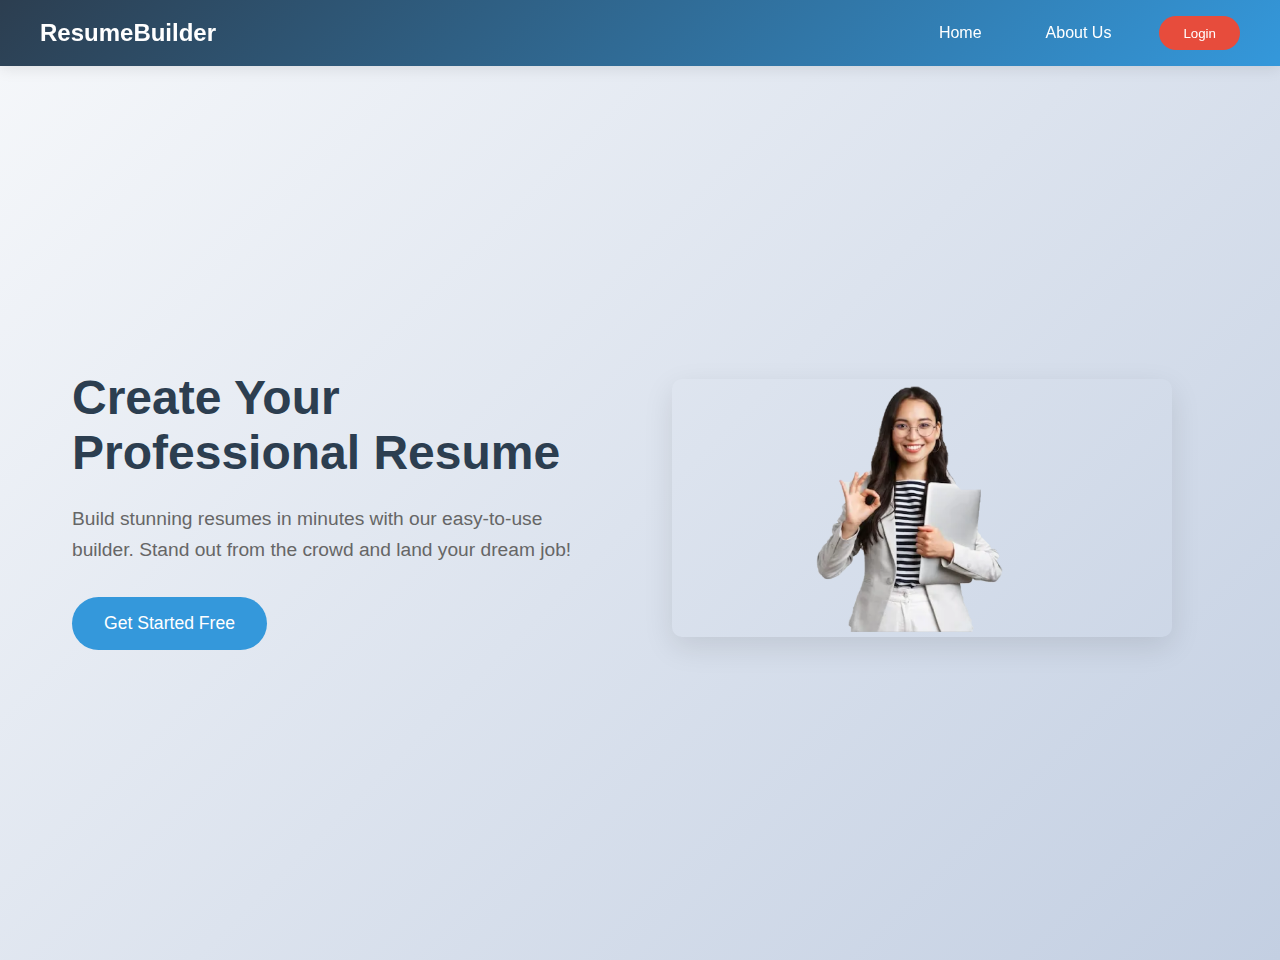
<file: index.html>
<!DOCTYPE html>
<html lang="en">
<head>
    <meta charset="UTF-8">
    <meta name="viewport" content="width=device-width, initial-scale=1.0">
    <title>Resume Builder - Create Professional Resumes</title>
    <style>
        * {
            margin: 0;
            padding: 0;
            box-sizing: border-box;
            font-family: 'Segoe UI', Tahoma, Geneva, Verdana, sans-serif;
        }

        nav {
            background: linear-gradient(135deg, #2c3e50, #3498db);
            padding: 1rem;
            position: fixed;
            width: 100%;
            top: 0;
            z-index: 1000;
            box-shadow: 0 2px 15px rgba(0,0,0,0.1);
        }

        .nav-content {
            max-width: 1200px;
            margin: 0 auto;
            display: flex;
            justify-content: space-between;
            align-items: center;
        }

        .logo {
            color: white;
            font-size: 1.5rem;
            font-weight: bold;
            text-decoration: none;
            transition: transform 0.3s;
        }

        .logo:hover {
            transform: scale(1.05);
        }

        .nav-links {
            display: flex;
            gap: 2rem;
        }

        .nav-links a {
            color: white;
            text-decoration: none;
            padding: 0.5rem 1rem;
            border-radius: 5px;
            transition: all 0.3s;
        }

        .nav-links a:hover {
            background: rgba(255,255,255,0.2);
            transform: translateY(-2px);
        }

        .login-btn {
            background: #e74c3c;
            color: white;
            padding: 0.5rem 1.5rem;
            border-radius: 25px;
            border: none;
            cursor: pointer;
            transition: all 0.3s;
        }

        .login-btn:hover {
            background: #c0392b;
            transform: translateY(-2px);
        }

        .hero {
            margin-top: 60px;
            height: 100vh;
            background: linear-gradient(135deg, #f5f7fa, #c3cfe2);
            display: flex;
            align-items: center;
            padding: 2rem;
        }

        .hero-content {
            max-width: 1200px;
            margin: 0 auto;
            display: grid;
            grid-template-columns: 1fr 1fr;
            gap: 4rem;
            align-items: center;
        }

        .hero-text {
            padding: 2rem;
        }

        .hero-text h1 {
            font-size: 3rem;
            margin-bottom: 1.5rem;
            color: #2c3e50;
            animation: fadeInUp 1s ease-out;
        }

        .hero-text p {
            font-size: 1.2rem;
            color: #666;
            margin-bottom: 2rem;
            line-height: 1.6;
            animation: fadeInUp 1s ease-out 0.2s;
        }

        .cta-btn {
            display: inline-block;
            padding: 1rem 2rem;
            background: #3498db;
            color: white;
            text-decoration: none;
            border-radius: 30px;
            font-size: 1.1rem;
            transition: all 0.3s;
            animation: fadeInUp 1s ease-out 0.4s;
        }

        .cta-btn:hover {
            background: #2980b9;
            transform: translateY(-3px);
            box-shadow: 0 5px 15px rgba(0,0,0,0.2);
        }

        .hero-image {
           
            position: relative;
            animation: float 6s ease-in-out infinite;
        }

        .hero-image img {
            width: 100%;
            max-width: 500px;
            border-radius: 10px;
            box-shadow: 0 10px 30px rgba(0,0,0,0.1);
        }

        @keyframes float {
            0% { transform: translateY(0px); }
            50% { transform: translateY(-20px); }
            100% { transform: translateY(0px); }
        }

        @keyframes fadeInUp {
            from {
                opacity: 0;
                transform: translateY(20px);
            }
            to {
                opacity: 1;
                transform: translateY(0);
            }
        }

        @media (max-width: 768px) {
            .hero-content {
                grid-template-columns: 1fr;
                text-align: center;
            }

            .hero-image {
                order: -1;
            }

            .nav-links {
                display: none;
            }
        }
    </style>
</head>
<body>
    <nav>
        <div class="nav-content">
            <a href="#" class="logo">ResumeBuilder</a>
            <div class="nav-links">
                <a href="#" class="active">Home</a>
                <a href="#">About Us</a>
                <button type="button" onclick="window.location.href='claudeP1.html'" class="login-btn">Login</button>
            </div>
        </div>
    </nav>

    <section class="hero">
        <div class="hero-content">
            <div class="hero-text">
                <h1>Create Your Professional Resume</h1>
                <p>Build stunning resumes in minutes with our easy-to-use builder. Stand out from the crowd and land your dream job!</p>
                <a href="INTERFACE2Trials.html" class="cta-btn">Get Started Free</a>
            </div>
            <div class="hero-image">
                <img src="Employ.png" alt="Resume Builder Interface">
            </div>
        </div>
    </section>

    <script>
        // Add smooth scroll behavior
        document.querySelectorAll('a[href^="#"]').forEach(anchor => {
            anchor.addEventListener('click', function (e) {
                e.preventDefault();
                document.querySelector(this.getAttribute('href')).scrollIntoView({
                    behavior: 'smooth'
                });
            });
        });

        // Add animation when scrolling
        window.addEventListener('scroll', () => {
            const elements = document.querySelectorAll('.hero-text > *');
            elements.forEach(element => {
                const rect = element.getBoundingClientRect();
                if (rect.top < window.innerHeight) {
                    element.style.opacity = '1';
                    element.style.transform = 'translateY(0)';
                }
            });
        });

        // Login button click animation
        const loginBtn = document.querySelector('.login-btn');
        loginBtn.addEventListener('click', () => {
            loginBtn.style.transform = 'scale(0.95)';
            setTimeout(() => {
                loginBtn.style.transform = 'scale(1)';
            }, 100);
        });
    </script>
</body>
</html>
</file>
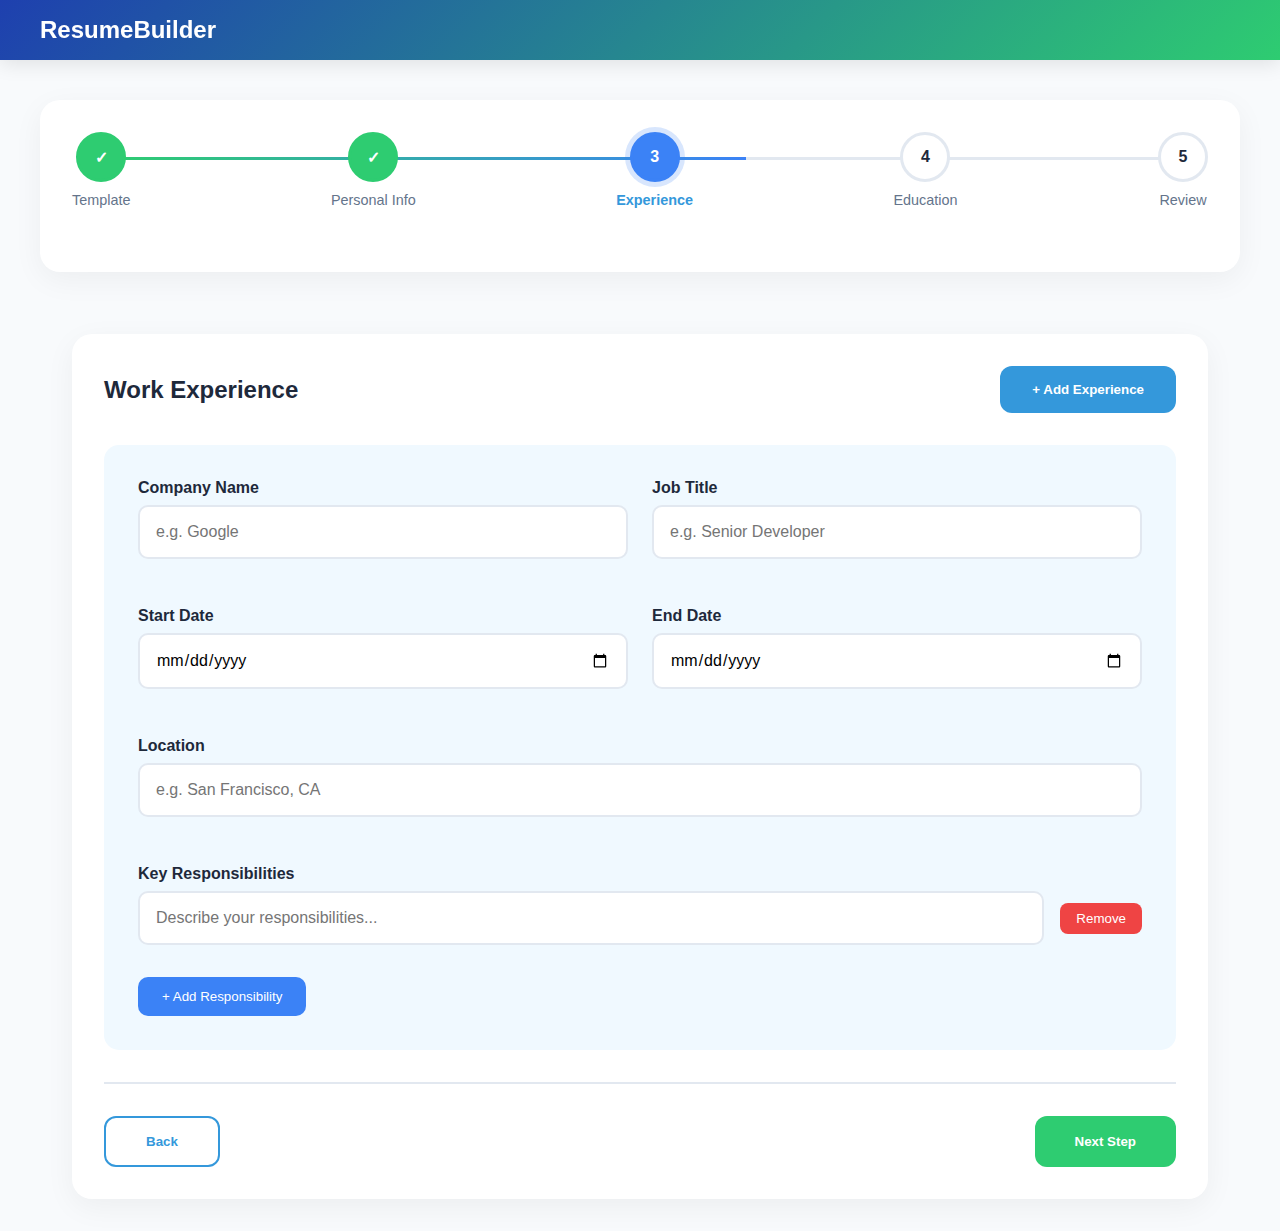
<file: AFTER_INTERFACE3.html>
<!DOCTYPE html>
<html lang="en">
<head>
    <meta charset="UTF-8">
    <meta name="viewport" content="width=device-width, initial-scale=1.0">
    <title>Work Experience - Resume Builder</title>
    <style>
        * {
            margin: 0;
            padding: 0;
            box-sizing: border-box;
            font-family: 'Segoe UI', Tahoma, Geneva, Verdana, sans-serif;
        }

        :root {
            --primary: #2ecc71;
            --primary-dark: #1e40af;
            --secondary: #f0f9ff;
            --accent: #3b82f6;
            --text: #1e293b;
            --light-text: #64748b;
            --background: #f8fafc;
            --card: #ffffff;
        }

        body {
            background: var(--background);
            color: var(--text);
        }

        nav {
            background: linear-gradient(135deg, var(--primary-dark), var(--primary));
            padding: 1rem;
            position: fixed;
            width: 100%;
            top: 0;
            z-index: 1000;
            box-shadow: 0 4px 20px rgba(0, 0, 0, 0.1);
        }

        .nav-content {
            max-width: 1200px;
            margin: 0 auto;
            display: flex;
            justify-content: space-between;
            align-items: center;
        }

        .logo {
            color: white;
            font-size: 1.5rem;
            font-weight: bold;
            text-decoration: none;
        }

        .progress-container {
            max-width: 1200px;
            margin: 100px auto 30px;
            padding: 2rem;
            background: var(--card);
            border-radius: 20px;
            box-shadow: 0 8px 30px rgba(0, 0, 0, 0.05);
        }

        .progress-steps {
            display: flex;
            justify-content: space-between;
            position: relative;
            margin-bottom: 2rem;
        }

        .progress-line {
            position: absolute;
            top: 25px;
            left: 40px;
            right: 40px;
            height: 3px;
            background: #e2e8f0;
            z-index: 1;
        }

        .progress-line-fill {
            position: absolute;
            top: 0;
            left: 0;
            height: 100%;
            width: 60%;
            background: linear-gradient(90deg, var(--primary), var(--accent));
            transition: width 0.5s ease;
        }

        .step {
            position: relative;
            z-index: 2;
            text-align: center;
        }

        .step-circle {
            width: 50px;
            height: 50px;
            background: var(--card);
            border: 3px solid #e2e8f0;
            border-radius: 50%;
            display: flex;
            align-items: center;
            justify-content: center;
            font-weight: bold;
            margin: 0 auto 10px;
            transition: all 0.3s ease;
        }

        .step.completed .step-circle {
            background: var(--primary);
            border-color: var(--primary);
            color: white;
        }

        .step.active .step-circle {
            background: var(--accent);
            border-color: var(--accent);
            color: white;
            box-shadow: 0 0 0 5px rgba(59, 130, 246, 0.2);
        }

        .step-label {
            font-size: 0.9rem;
            color: var(--light-text);
            margin-top: 0.5rem;
        }

        .step.active .step-label {
            color: #3498db;
            font-weight: 600;
        }

        .main-content {
            max-width: 1200px;
            margin: 0 auto;
            padding: 2rem;
        }

        .experience-form {
            background: var(--card);
            border-radius: 20px;
            padding: 2rem;
            box-shadow: 0 8px 30px rgba(0, 0, 0, 0.05);
        }

        .experience-header {
            display: flex;
            justify-content: space-between;
            align-items: center;
            margin-bottom: 2rem;
        }

        .add-experience-btn {
            background: #3498db;;
            color: white;
            border: none;
            padding: 1rem 2rem;
            border-radius: 12px;
            font-weight: 600;
            cursor: pointer;
            display: flex;
            align-items: center;
            gap: 0.5rem;
            transition: all 0.3s ease;
        }

        .add-experience-btn:hover {
            background: var(--primary-dark);
            transform: translateY(-2px);
            box-shadow: 0 4px 15px rgba(37, 99, 235, 0.2);
        }

        .experience-card {
            background: var(--secondary);
            border-radius: 15px;
            padding: 2rem;
            margin-bottom: 1.5rem;
            animation: slideIn 0.5s ease;
            border: 2px solid transparent;
            transition: all 0.3s ease;
        }

        .experience-card:hover {
            border-color: var(--accent);
            transform: translateX(10px);
        }

        .experience-grid {
            display: grid;
            grid-template-columns: 1fr 1fr;
            gap: 1.5rem;
        }

        .form-group {
            margin-bottom: 1.5rem;
        }

        .form-label {
            display: block;
            margin-bottom: 0.5rem;
            color: var(--text);
            font-weight: 600;
        }

        .form-input {
            width: 100%;
            padding: 1rem;
            border: 2px solid #e2e8f0;
            border-radius: 10px;
            font-size: 1rem;
            transition: all 0.3s ease;
            background: white;
        }

        .form-input:focus {
            border-color: var(--accent);
            outline: none;
            box-shadow: 0 0 0 3px rgba(59, 130, 246, 0.1);
        }

        .full-width {
            grid-column: 1 / -1;
        }

        .responsibilities {
            margin-top: 1.5rem;
        }

        .responsibility-item {
            display: flex;
            align-items: center;
            gap: 1rem;
            margin-bottom: 1rem;
            animation: fadeIn 0.5s ease;
        }

        .responsibility-input {
            flex: 1;
            padding: 1rem;
            border: 2px solid #e2e8f0;
            border-radius: 10px;
            font-size: 1rem;
        }

        .remove-btn {
            background: #ef4444;
            color: white;
            border: none;
            padding: 0.5rem 1rem;
            border-radius: 8px;
            cursor: pointer;
            transition: all 0.3s ease;
        }

        .remove-btn:hover {
            background: #dc2626;
            transform: scale(1.05);
        }

        .add-responsibility-btn {
            background: var(--accent);
            color: white;
            border: none;
            padding: 0.75rem 1.5rem;
            border-radius: 10px;
            cursor: pointer;
            margin-top: 1rem;
            transition: all 0.3s ease;
        }

        .add-responsibility-btn:hover {
            background: #3498db;
            transform: translateY(-2px);
        }

        .nav-buttons {
            display: flex;
            justify-content: space-between;
            margin-top: 2rem;
            padding-top: 2rem;
            border-top: 2px solid #e2e8f0;
        }

        .nav-btn {
            padding: 1rem 2.5rem;
            border-radius: 12px;
            font-weight: 600;
            cursor: pointer;
            transition: all 0.3s ease;
        }

        .btn-back {
            background: white;
            border: 2px solid #3498db;
            color: #3498db;
        }

        .btn-next {
            background: var(--primary);
            border: none;
            color: white;
        }

        .nav-btn:hover {
            transform: translateY(-2px);
            box-shadow: 0 4px 15px rgba(0, 0, 0, 0.1);
        }

        @keyframes slideIn {
            from {
                opacity: 0;
                transform: translateX(-20px);
            }
            to {
                opacity: 1;
                transform: translateX(0);
            }
        }

        @keyframes fadeIn {
            from {
                opacity: 0;
            }
            to {
                opacity: 1;
            }
        }

        @media (max-width: 768px) {
            .experience-grid {
                grid-template-columns: 1fr;
            }
            
            .progress-container {
                padding: 1rem;
            }
            
            .step-label {
                font-size: 0.8rem;
            }
        }
    </style>
</head>
<body>
    <nav>
        <div class="nav-content">
            <a href="#" class="logo">ResumeBuilder</a>
        </div>
    </nav>

    <div class="progress-container">
        <div class="progress-steps">
            <div class="progress-line">
                <div class="progress-line-fill"></div>
            </div>
            <div class="step completed">
                <div class="step-circle">✓</div>
                <div class="step-label">Template</div>
            </div>
            <div class="step completed">
                <div class="step-circle">✓</div>
                <div class="step-label">Personal Info</div>
            </div>
            <div class="step active">
                <div class="step-circle">3</div>
                <div class="step-label">Experience</div>
            </div>
            <div class="step">
                <div class="step-circle">4</div>
                <div class="step-label">Education</div>
            </div>
            <div class="step">
                <div class="step-circle">5</div>
                <div class="step-label">Review</div>
            </div>
        </div>
    </div>

    <main class="main-content">
        <form class="experience-form">
            <div class="experience-header">
                <h2>Work Experience</h2>
                <button type="button" class="add-experience-btn">
                    + Add Experience
                </button>
            </div>

            <div class="experience-card">
                <div class="experience-grid">
                    <div class="form-group">
                        <label class="form-label">Company Name</label>
                        <input type="text" class="form-input" placeholder="e.g. Google">
                    </div>
                    <div class="form-group">
                        <label class="form-label">Job Title</label>
                        <input type="text" class="form-input" placeholder="e.g. Senior Developer">
                    </div>
                    <div class="form-group">
                        <label class="form-label">Start Date</label>
                        <input type="date" class="form-input">
                    </div>
                    <div class="form-group">
                        <label class="form-label">End Date</label>
                        <input type="date" class="form-input">
                    </div>
                    <div class="form-group full-width">
                        <label class="form-label">Location</label>
                        <input type="text" class="form-input" placeholder="e.g. San Francisco, CA">
                    </div>
                </div>

                <div class="responsibilities">
                    <label class="form-label">Key Responsibilities</label>
                    <div class="responsibility-item">
                        <input type="text" class="responsibility-input" placeholder="Describe your responsibilities...">
                        <button type="button" class="remove-btn">Remove</button>
                    </div>
                    <button type="button" class="add-responsibility-btn">+ Add Responsibility</button>
                </div>
            </div>

            <div class="nav-buttons">
                <button type="button" onclick="window.location.href='personal-info-page.html'" class="nav-btn btn-back">Back</button>
                <button type="button" onclick="window.location.href='education-page.html'" class="nav-btn btn-next">Next Step</button>
            </div>
        </form>
    </main>

    <script>
        // Add Experience Card
        const addExperienceBtn = document.querySelector('.add-experience-btn');
        const experienceForm = document.querySelector('.experience-form');
        
        addExperienceBtn.addEventListener('click', () => {
            const newCard = document.querySelector('.experience-card').cloneNode(true);
            newCard.style.display = 'none';
            document.querySelector('.experience-card').parentNode.insertBefore(newCard, document.querySelector('.nav-buttons'));
            
            setTimeout(() => {
                newCard.style.display = 'block';
            }, 100);
            
            setupCardListeners(newCard);
        });

        // Add Responsibility
        function setupCardListeners(card) {
            const addResponsibilityBtn = card.querySelector('.add-responsibility-btn');
            const responsibilitiesContainer = card.querySelector('.responsibilities');
            
            addResponsibilityBtn.addEventListener('click', () => {
                const newItem = document.createElement('div');
                newItem.className = 'responsibility-item';
                newItem.innerHTML = `
                    <input type="text" class="responsibility-input" placeholder="Describe your responsibilities...">
                    <button type="button" class="remove-btn">Remove</button>
                `;
                responsibilitiesContainer.insertBefore(newItem, addResponsibilityBtn);
                
                newItem.querySelector('.remove-btn').addEventListener('click', () => {
                    newItem.style.opacity = '0';
                    setTimeout(() => {
                        newItem.remove();
                    }, 300);
                });
            });
        }

        // Initialize listeners for the first card
        setupCardListeners(document.querySelector('.experience-card'));

        // Navigation button effects
        const navButtons = document.querySelectorAll('.nav-btn');
        navButtons.forEach(btn => {
            btn.addEventListener('click', () => {
                btn.style.transform = 'scale(0.95)';
                setTimeout(() => {
                    btn.style.transform = 'scale(1)';
                }, 100);
            });
        });
    </script>
</body>
</html>
</file>
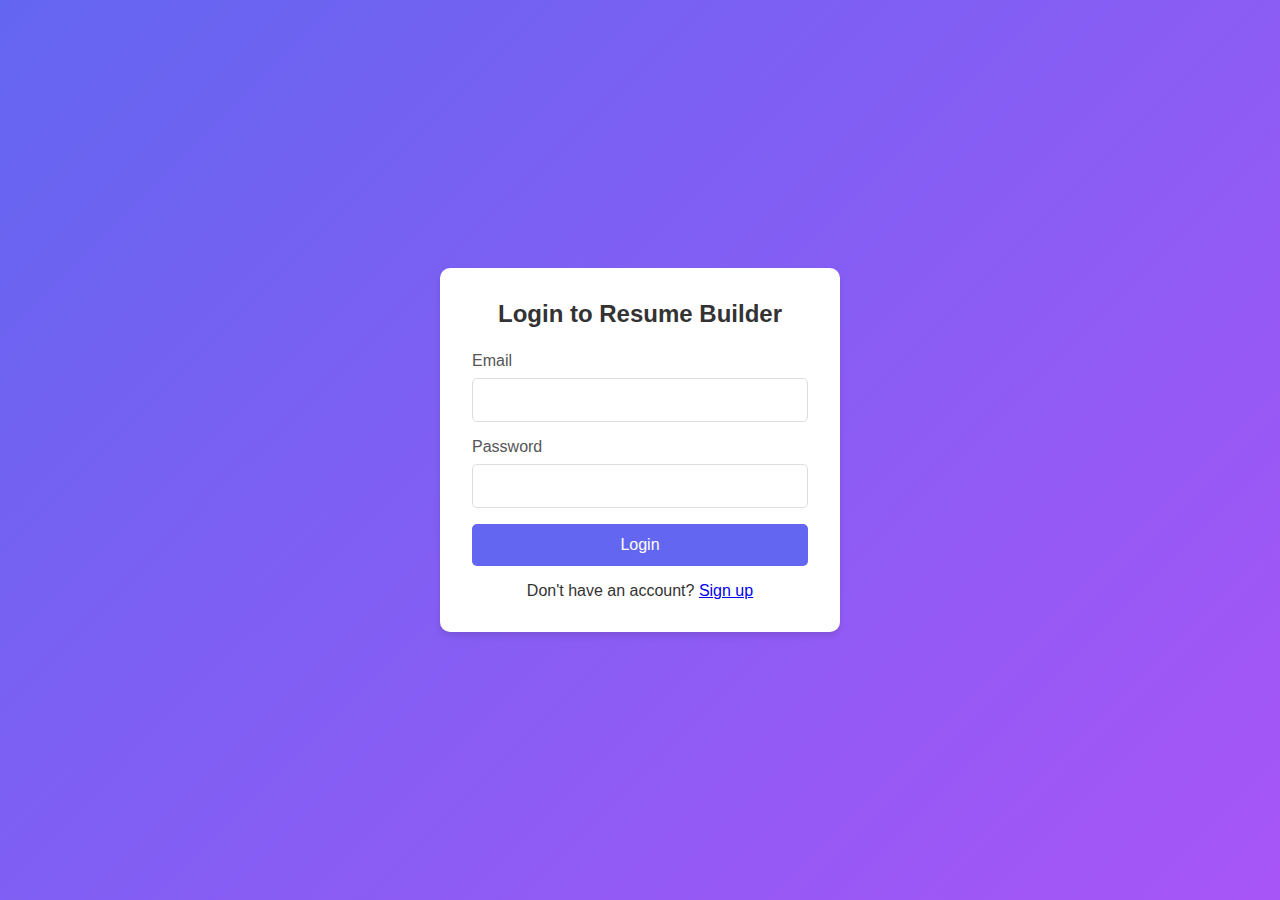
<file: claudeP1.html>
<!DOCTYPE html>
<html lang="en">

<head>
    <meta charset="UTF-8">
    <meta name="viewport" content="width=device-width, initial-scale=1.0">
    <title>Modern Resume Builder</title>
    <style>
        
        * {
            margin: 0;
            padding: 0;
            box-sizing: border-box;
            font-family: 'Segoe UI', Tahoma, Geneva, Verdana, sans-serif;
        }

        body {
            background: #f0f2f5;
            color: #333;
        }

        /* Auth Pages Styles */
        .auth-container {
            display: flex;
            justify-content: center;
            align-items: center;
            min-height: 100vh;
            padding: 20px;
            background: linear-gradient(135deg, #6366f1, #a855f7);
        }

        .auth-box {
            background: white;
            padding: 2rem;
            border-radius: 10px;
            box-shadow: 0 4px 6px rgba(0, 0, 0, 0.1);
            width: 100%;
            max-width: 400px;
        }

        .auth-box h2 {
            margin-bottom: 1.5rem;
            color: #333;
            text-align: center;
        }

        .input-group {
            margin-bottom: 1rem;
        }

        .input-group label {
            display: block;
            margin-bottom: 0.5rem;
            color: #555;
        }

        .input-group input {
            width: 100%;
            padding: 0.75rem;
            border: 1px solid #ddd;
            border-radius: 5px;
            font-size: 1rem;
        }

        .btn {
            width: 100%;
            padding: 0.75rem;
            border: none;
            border-radius: 5px;
            font-size: 1rem;
            cursor: pointer;
            transition: background-color 0.3s;
        }
        .btn-primary a{
            color: white;
            text-decoration: none;
        }
        .btn-primary {
            background: #6366f1;
            color: rgba(255, 255, 255, 0.897);
        }

        .btn-primary:hover {
            background: #4f46e5;
        }
    
    </style>
</head>

<body>
    <div class="auth-container" id="loginPage">
        <div class="auth-box">
            <h2>Login to Resume Builder</h2>
            <form id="loginForm">
                <div class="input-group">
                    <label for="loginEmail">Email</label>
                    <input type="email" id="loginEmail" required>
                </div>
                <div class="input-group">
                    <label for="loginPassword">Password</label>
                    <input type="password" id="loginPassword" required>
                </div>
                <button type="button" onclick="window.location.href='AFTER_INTERFACE1.html'" class="btn btn-primary"><a href="AFTER_INTERFACE1.html">Login </a></button>
                <p style="text-align: center; margin-top: 1rem;">
                    Don't have an account? <a href="#" id="showSignup">Sign up</a>
                </p>
            </form>
        </div>
    </div>

    <div class="auth-container" id="signupPage" style="display: none;">
        <div class="auth-box">
            <h2>Create Account</h2>
            <form id="signupForm">
                <div class="input-group">
                    <label for="signupName">Full Name</label>
                    <input type="text" id="signupName" required>
                </div>
                <div class="input-group">
                    <label for="signupEmail">Email</label>
                    <input type="email" id="signupEmail" required>
                </div>
                <div class="input-group">
                    <label for="signupPassword">Password</label>
                    <input type="password" id="signupPassword" required>
                </div>
                <button type="submit" class="btn btn-primary"><a href="AFTER_INTERFACE1.html">Sign Up</a></button>
                <p style="text-align: center; margin-top: 1rem;">
                    Already have an account? <a href="claudeP1.html" id="showLogin">Login</a>
                </p>
            </form>
        </div>
    </div>

    

    <script>
       
         document.getElementById('showSignup').addEventListener('click', (e) => {
            e.preventDefault();
            document.getElementById('loginPage').style.display = 'none';
            document.getElementById('signupPage').style.display = 'flex';
        });

        document.getElementById('showLogin').addEventListener('click', (e) => {
            e.preventDefault();
            document.getElementById('signupPage').style.display = 'none';
            document.getElementById('loginPage').style.display = 'flex';
        });

        document.getElementById('loginForm').addEventListener('submit', (e) => {
            e.preventDefault();
            // Add authentication logic here
            document.getElementById('loginPage').style.display = 'none';
            document.getElementById('dashboard').style.display = 'block';
        });

        document.getElementById('signupForm').addEventListener('submit', (e) => {
            e.preventDefault();
            // Add signup logic here
            document.getElementById('signupPage').style.display = 'none';
            document.getElementById('dashboard').style.display = 'block';
        });
               











    </script>
</body>

</html>
</file>
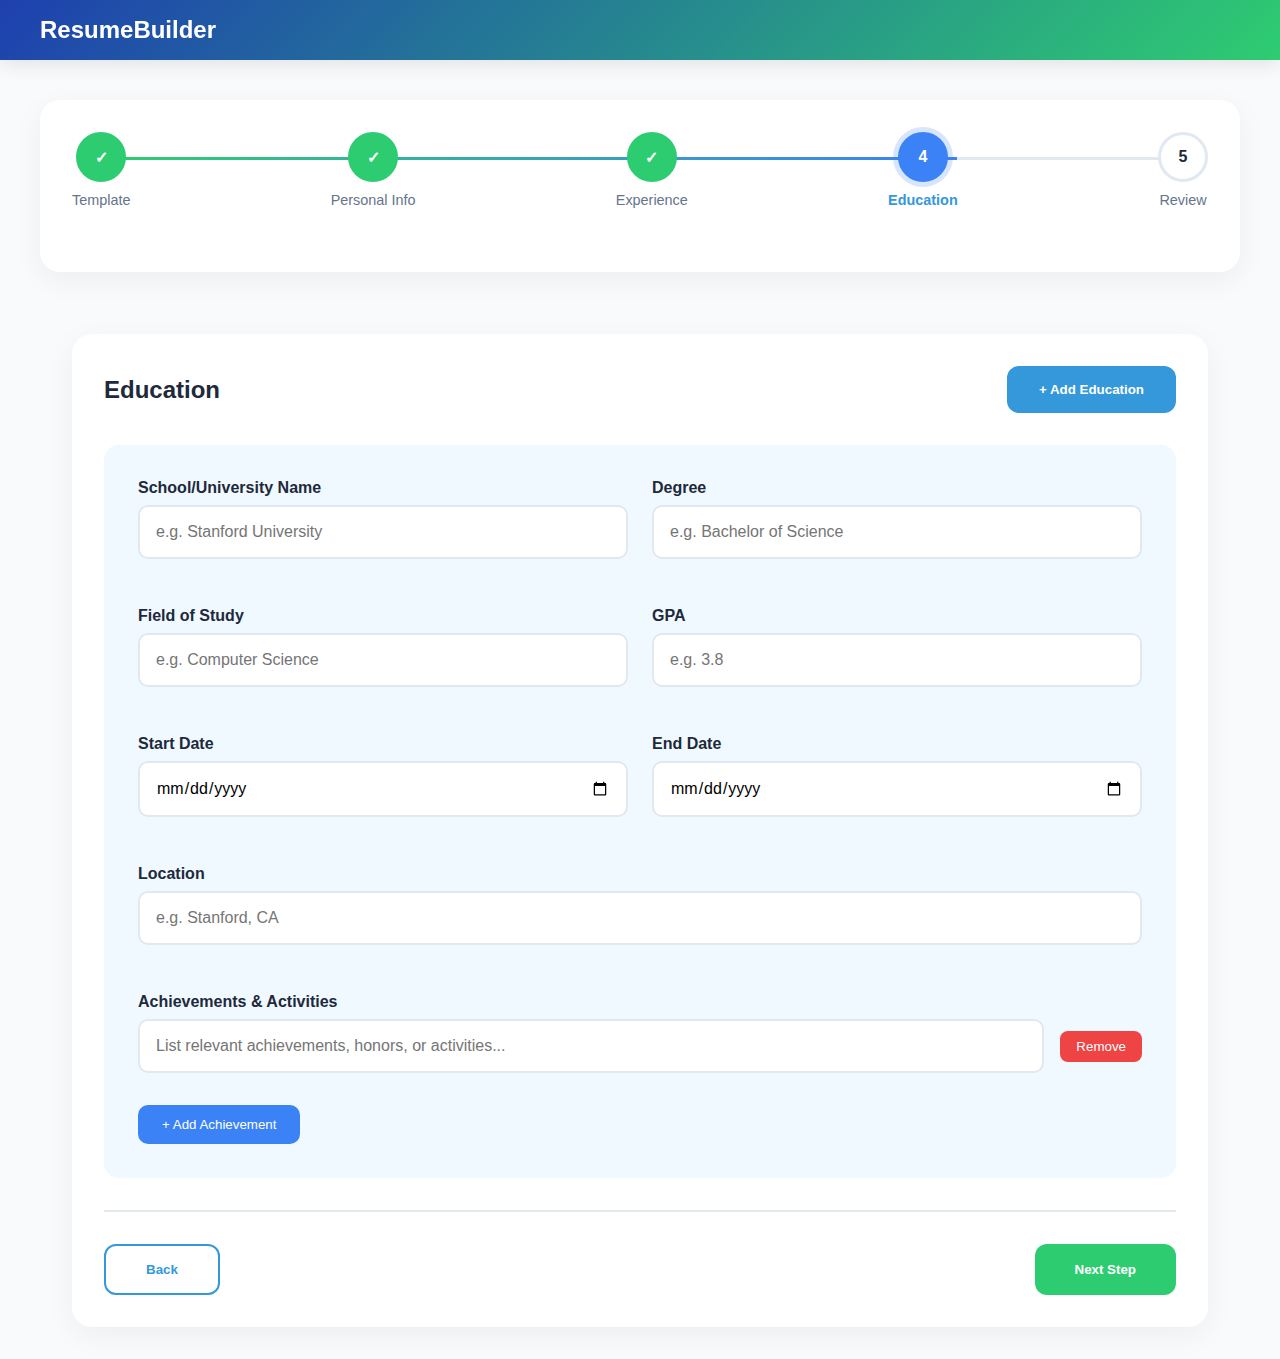
<file: education-page.html>
<!DOCTYPE html>
<html lang="en">
<head>
    <meta charset="UTF-8">
    <meta name="viewport" content="width=device-width, initial-scale=1.0">
    <title>Education - Resume Builder</title>
    <style>
        * {
            margin: 0;
            padding: 0;
            box-sizing: border-box;
            font-family: 'Segoe UI', Tahoma, Geneva, Verdana, sans-serif;
        }

        :root {
            --primary: #2ecc71;
            --primary-dark: #1e40af;
            --secondary: #f0f9ff;
            --accent: #3b82f6;
            --text: #1e293b;
            --light-text: #64748b;
            --background: #f8fafc;
            --card: #ffffff;
        }

        body {
            background: var(--background);
            color: var(--text);
        }

        nav {
            background: linear-gradient(135deg, var(--primary-dark), var(--primary));
            padding: 1rem;
            position: fixed;
            width: 100%;
            top: 0;
            z-index: 1000;
            box-shadow: 0 4px 20px rgba(0, 0, 0, 0.1);
        }

        .nav-content {
            max-width: 1200px;
            margin: 0 auto;
            display: flex;
            justify-content: space-between;
            align-items: center;
        }

        .logo {
            color: white;
            font-size: 1.5rem;
            font-weight: bold;
            text-decoration: none;
        }

        .progress-container {
            max-width: 1200px;
            margin: 100px auto 30px;
            padding: 2rem;
            background: var(--card);
            border-radius: 20px;
            box-shadow: 0 8px 30px rgba(0, 0, 0, 0.05);
        }

        .progress-steps {
            display: flex;
            justify-content: space-between;
            position: relative;
            margin-bottom: 2rem;
        }

        .progress-line {
            position: absolute;
            top: 25px;
            left: 40px;
            right: 40px;
            height: 3px;
            background: #e2e8f0;
            z-index: 1;
        }

        .progress-line-fill {
            position: absolute;
            top: 0;
            left: 0;
            height: 100%;
            width: 80%;
            background: linear-gradient(90deg, var(--primary), var(--accent));
            transition: width 0.5s ease;
        }

        .step {
            position: relative;
            z-index: 2;
            text-align: center;
        }

        .step-circle {
            width: 50px;
            height: 50px;
            background: var(--card);
            border: 3px solid #e2e8f0;
            border-radius: 50%;
            display: flex;
            align-items: center;
            justify-content: center;
            font-weight: bold;
            margin: 0 auto 10px;
            transition: all 0.3s ease;
        }

        .step.completed .step-circle {
            background: var(--primary);
            border-color: var(--primary);
            color: white;
        }

        .step.active .step-circle {
            background: var(--accent);
            border-color: var(--accent);
            color: white;
            box-shadow: 0 0 0 5px rgba(59, 130, 246, 0.2);
        }

        .step-label {
            font-size: 0.9rem;
            color: var(--light-text);
            margin-top: 0.5rem;
        }

        .step.active .step-label {
            color: #3498db;
            font-weight: 600;
        }

        .main-content {
            max-width: 1200px;
            margin: 0 auto;
            padding: 2rem;
        }

        .education-form {
            background: var(--card);
            border-radius: 20px;
            padding: 2rem;
            box-shadow: 0 8px 30px rgba(0, 0, 0, 0.05);
        }

        .education-header {
            display: flex;
            justify-content: space-between;
            align-items: center;
            margin-bottom: 2rem;
        }

        .add-education-btn {
            background: #3498db;
            color: white;
            border: none;
            padding: 1rem 2rem;
            border-radius: 12px;
            font-weight: 600;
            cursor: pointer;
            display: flex;
            align-items: center;
            gap: 0.5rem;
            transition: all 0.3s ease;
        }

        .add-education-btn:hover {
            background: var(--primary-dark);
            transform: translateY(-2px);
            box-shadow: 0 4px 15px rgba(37, 99, 235, 0.2);
        }

        .education-card {
            background: var(--secondary);
            border-radius: 15px;
            padding: 2rem;
            margin-bottom: 1.5rem;
            animation: slideIn 0.5s ease;
            border: 2px solid transparent;
            transition: all 0.3s ease;
        }

        .education-card:hover {
            border-color: var(--accent);
            transform: translateX(10px);
        }

        .education-grid {
            display: grid;
            grid-template-columns: 1fr 1fr;
            gap: 1.5rem;
        }

        .form-group {
            margin-bottom: 1.5rem;
        }

        .form-label {
            display: block;
            margin-bottom: 0.5rem;
            color: var(--text);
            font-weight: 600;
        }

        .form-input {
            width: 100%;
            padding: 1rem;
            border: 2px solid #e2e8f0;
            border-radius: 10px;
            font-size: 1rem;
            transition: all 0.3s ease;
            background: white;
        }

        .form-input:focus {
            border-color: var(--accent);
            outline: none;
            box-shadow: 0 0 0 3px rgba(59, 130, 246, 0.1);
        }

        .full-width {
            grid-column: 1 / -1;
        }

        .achievements {
            margin-top: 1.5rem;
        }

        .achievement-item {
            display: flex;
            align-items: center;
            gap: 1rem;
            margin-bottom: 1rem;
            animation: fadeIn 0.5s ease;
        }

        .achievement-input {
            flex: 1;
            padding: 1rem;
            border: 2px solid #e2e8f0;
            border-radius: 10px;
            font-size: 1rem;
        }

        .remove-btn {
            background: #ef4444;
            color: white;
            border: none;
            padding: 0.5rem 1rem;
            border-radius: 8px;
            cursor: pointer;
            transition: all 0.3s ease;
        }

        .remove-btn:hover {
            background: #dc2626;
            transform: scale(1.05);
        }

        .add-achievement-btn {
            background: var(--accent);
            color: white;
            border: none;
            padding: 0.75rem 1.5rem;
            border-radius: 10px;
            cursor: pointer;
            margin-top: 1rem;
            transition: all 0.3s ease;
        }

        .add-achievement-btn:hover {
            background: #3498db;
            transform: translateY(-2px);
        }

        .nav-buttons {
            display: flex;
            justify-content: space-between;
            margin-top: 2rem;
            padding-top: 2rem;
            border-top: 2px solid #e2e8f0;
        }

        .nav-btn {
            padding: 1rem 2.5rem;
            border-radius: 12px;
            font-weight: 600;
            cursor: pointer;
            transition: all 0.3s ease;
        }

        .btn-back {
            background: white;
            border: 2px solid #3498db;;
            color: #3498db;;
        }

        .btn-next {
            background: var(--primary);
            border: none;
            color: white;
        }

        .nav-btn:hover {
            transform: translateY(-2px);
            box-shadow: 0 4px 15px rgba(0, 0, 0, 0.1);
        }

        @keyframes slideIn {
            from {
                opacity: 0;
                transform: translateX(-20px);
            }
            to {
                opacity: 1;
                transform: translateX(0);
            }
        }

        @keyframes fadeIn {
            from {
                opacity: 0;
            }
            to {
                opacity: 1;
            }
        }

        @media (max-width: 768px) {
            .education-grid {
                grid-template-columns: 1fr;
            }
            
            .progress-container {
                padding: 1rem;
            }
            
            .step-label {
                font-size: 0.8rem;
            }
        }
    </style>
</head>
<body>
    <nav>
        <div class="nav-content">
            <a href="#" class="logo">ResumeBuilder</a>
        </div>
    </nav>

    <div class="progress-container">
        <div class="progress-steps">
            <div class="progress-line">
                <div class="progress-line-fill"></div>
            </div>
            <div class="step completed">
                <div class="step-circle">✓</div>
                <div class="step-label">Template</div>
            </div>
            <div class="step completed">
                <div class="step-circle">✓</div>
                <div class="step-label">Personal Info</div>
            </div>
            <div class="step completed">
                <div class="step-circle">✓</div>
                <div class="step-label">Experience</div>
            </div>
            <div class="step active">
                <div class="step-circle">4</div>
                <div class="step-label">Education</div>
            </div>
            <div class="step">
                <div class="step-circle">5</div>
                <div class="step-label">Review</div>
            </div>
        </div>
    </div>

    <main class="main-content">
        <form class="education-form">
            <div class="education-header">
                <h2>Education</h2>
                <button type="button" class="add-education-btn">
                    + Add Education
                </button>
            </div>

            <div class="education-card">
                <div class="education-grid">
                    <div class="form-group">
                        <label class="form-label">School/University Name</label>
                        <input type="text" class="form-input" placeholder="e.g. Stanford University">
                    </div>
                    <div class="form-group">
                        <label class="form-label">Degree</label>
                        <input type="text" class="form-input" placeholder="e.g. Bachelor of Science">
                    </div>
                    <div class="form-group">
                        <label class="form-label">Field of Study</label>
                        <input type="text" class="form-input" placeholder="e.g. Computer Science">
                    </div>
                    <div class="form-group">
                        <label class="form-label">GPA</label>
                        <input type="text" class="form-input" placeholder="e.g. 3.8">
                    </div>
                    <div class="form-group">
                        <label class="form-label">Start Date</label>
                        <input type="date" class="form-input">
                    </div>
                    <div class="form-group">
                        <label class="form-label">End Date</label>
                        <input type="date" class="form-input">
                    </div>
                    <div class="form-group full-width">
                        <label class="form-label">Location</label>
                        <input type="text" class="form-input" placeholder="e.g. Stanford, CA">
                    </div>
                </div>

                <div class="achievements">
                    <label class="form-label">Achievements & Activities</label>
                    <div class="achievement-item">
                        <input type="text" class="achievement-input" placeholder="List relevant achievements, honors, or activities...">
                        <button type="button" class="remove-btn">Remove</button>
                    </div>
                    <button type="button" class="add-achievement-btn">+ Add Achievement</button>
                </div>
            </div>

            <div class="nav-buttons">
                <button type="button" onclick="window.location.href='AFTER_INTERFACE3.html'" class="nav-btn btn-back">Back</button>
                <button type="button" onclick="window.location.href='review_trials.html'" class="nav-btn btn-next">Next Step</button>
            </div>
        </form>
    </main>

    <script>
        // Add Education Card
        const addEducationBtn = document.querySelector('.add-education-btn');
        const educationForm = document.querySelector('.education-form');
        
        addEducationBtn.addEventListener('click', () => {
            const newCard = document.querySelector('.education-card').cloneNode(true);
            newCard.style.display = 'none';
            document.querySelector('.education-card').parentNode.insertBefore(newCard, document.querySelector('.nav-buttons'));
            
            setTimeout(() => {
                newCard.style.display = 'block';
            }, 100);
            
            setupCardListeners(newCard);
        });

        // Add Achievement
        function setupCardListeners(card) {
            const addAchievementBtn = card.querySelector('.add-achievement-btn');
            const achievementsContainer = card.querySelector('.achievements');
            
            addAchievementBtn.addEventListener('click', () => {
                const newItem = document.createElement('div');
                newItem.className = 'achievement-item';
                newItem.innerHTML = `
                    <input type="text" class="achievement-input" placeholder="List relevant achievements, honors, or activities...">
                    <button type="button" class="remove-btn">Remove</button>
                `;
                achievementsContainer.insertBefore(newItem, addAchievementBtn);
                
                newItem.querySelector('.remove-btn').addEventListener('click', () => {
                    newItem.style.opacity = '0';
                    setTimeout(() => {
                        newItem.remove();
                    }, 300);
                });
            });
        }

        // Initialize listeners for the first card
        setupCardListeners(document.querySelector('.education-card'));

        // Navigation button effects
        // Navigation button effects
        const navButtons = document.querySelectorAll('.nav-btn');
        navButtons.forEach(button => {
            button.addEventListener('click', (event) => {
                event.preventDefault();
                if (button.classList.contains('btn-back')) {
                    // Logic to go to the previous step
                    alert('Navigate to the previous step');
                } else if (button.classList.contains('btn-next')) {
                    // Logic to go to the next step
                    alert('Navigate to the next step');
                }
            });
        });
    </script>
</body>
</html>
</file>
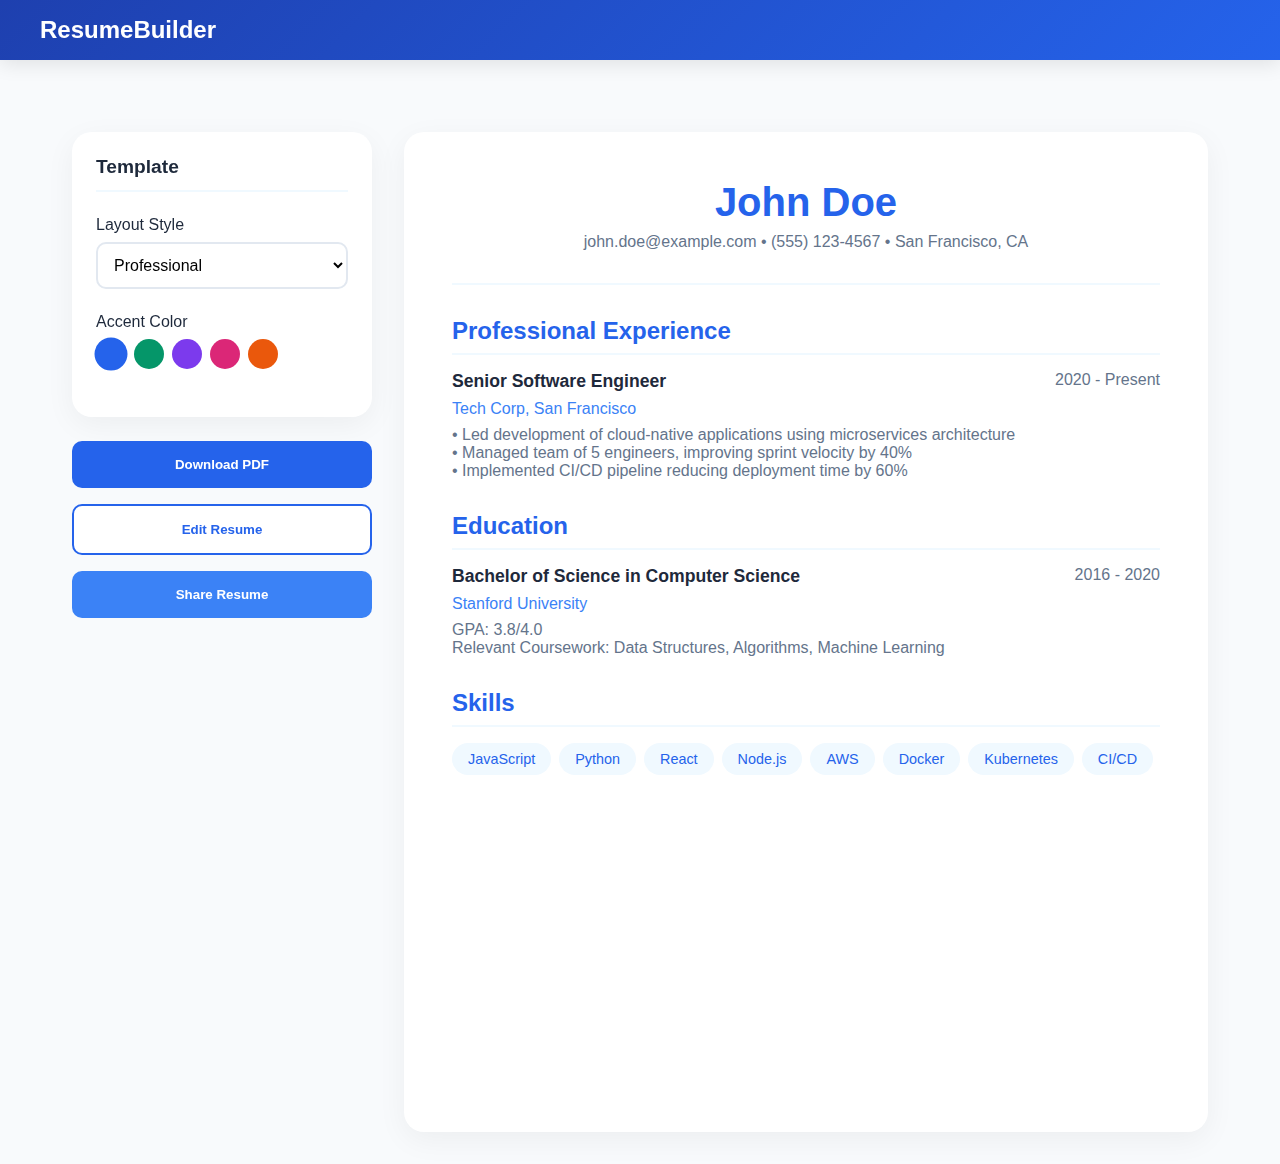
<file: FINAL_PAGE.html>
<!DOCTYPE html>
<html lang="en">

<head>
    <meta charset="UTF-8">
    <meta name="viewport" content="width=device-width, initial-scale=1.0">
    <title>Preview - Resume Builder</title>
    <style>
        * {
            margin: 0;
            padding: 0;
            box-sizing: border-box;
            font-family: 'Segoe UI', Tahoma, Geneva, Verdana, sans-serif;
        }

        :root {
            --primary: #2563eb;
            --primary-dark: #1e40af;
            --secondary: #f0f9ff;
            --accent: #3b82f6;
            --text: #1e293b;
            --light-text: #64748b;
            --background: #f8fafc;
            --card: #ffffff;
        }

        body {
            background: var(--background);
            color: var(--text);
            min-height: 100vh;
        }

        nav {
            background: linear-gradient(135deg, var(--primary-dark), var(--primary));
            padding: 1rem;
            position: fixed;
            width: 100%;
            top: 0;
            z-index: 1000;
            box-shadow: 0 4px 20px rgba(0, 0, 0, 0.1);
        }

        .nav-content {
            max-width: 1200px;
            margin: 0 auto;
            display: flex;
            justify-content: space-between;
            align-items: center;
        }

        .logo {
            color: white;
            font-size: 1.5rem;
            font-weight: bold;
            text-decoration: none;
        }

        .main-content {
            max-width: 1200px;
            margin: 100px auto 0;
            padding: 2rem;
            display: flex;
            gap: 2rem;
        }

        .preview-controls {
            width: 300px;
            position: sticky;
            top: 120px;
            height: fit-content;
        }

        .control-panel {
            background: var(--card);
            border-radius: 20px;
            padding: 1.5rem;
            box-shadow: 0 8px 30px rgba(0, 0, 0, 0.05);
            margin-bottom: 1.5rem;
        }

        .control-header {
            font-size: 1.2rem;
            font-weight: 600;
            margin-bottom: 1.5rem;
            padding-bottom: 0.75rem;
            border-bottom: 2px solid var(--secondary);
        }

        .control-group {
            margin-bottom: 1.5rem;
        }

        .control-label {
            display: block;
            margin-bottom: 0.5rem;
            font-weight: 500;
            color: var(--text);
        }

        .template-select {
            width: 100%;
            padding: 0.75rem;
            border: 2px solid #e2e8f0;
            border-radius: 10px;
            font-size: 1rem;
            background: white;
            cursor: pointer;
        }

        .color-options {
            display: flex;
            gap: 0.5rem;
            flex-wrap: wrap;
        }

        .color-option {
            width: 30px;
            height: 30px;
            border-radius: 50%;
            border: 2px solid transparent;
            cursor: pointer;
            transition: all 0.3s ease;
        }

        .color-option:hover {
            transform: scale(1.1);
        }

        .color-option.active {
            border-color: var(--primary);
            transform: scale(1.1);
        }

        .action-buttons {
            display: flex;
            flex-direction: column;
            gap: 1rem;
        }

        .action-btn {
            width: 100%;
            padding: 1rem;
            border-radius: 10px;
            font-weight: 600;
            cursor: pointer;
            transition: all 0.3s ease;
            display: flex;
            align-items: center;
            justify-content: center;
            gap: 0.5rem;
        }

        .btn-download {
            background: var(--primary);
            color: white;
            border: none;
        }

        .btn-edit {
            background: white;
            color: var(--primary);
            border: 2px solid var(--primary);
        }

        .btn-share {
            background: var(--accent);
            color: white;
            border: none;
        }

        .action-btn:hover {
            transform: translateY(-2px);
            box-shadow: 0 4px 15px rgba(0, 0, 0, 0.1);
        }

        .resume-preview {
            flex: 1;
            background: var(--card);
            border-radius: 20px;
            padding: 3rem;
            box-shadow: 0 8px 30px rgba(0, 0, 0, 0.05);
            min-height: 1000px;
        }

        .resume-header {
            text-align: center;
            margin-bottom: 2rem;
            padding-bottom: 2rem;
            border-bottom: 2px solid var(--secondary);
        }

        .resume-name {
            font-size: 2.5rem;
            font-weight: bold;
            color: var(--primary);
            margin-bottom: 0.5rem;
        }

        .resume-contact {
            color: var(--light-text);
            font-size: 1rem;
        }

        .resume-section {
            margin-bottom: 2rem;
        }

        .section-title {
            font-size: 1.5rem;
            color: var(--primary);
            margin-bottom: 1rem;
            padding-bottom: 0.5rem;
            border-bottom: 2px solid var(--secondary);
        }

        .experience-item,
        .education-item {
            margin-bottom: 1.5rem;
        }

        .item-header {
            display: flex;
            justify-content: space-between;
            margin-bottom: 0.5rem;
        }

        .item-title {
            font-weight: 600;
            font-size: 1.1rem;
        }

        .item-date {
            color: var(--light-text);
        }

        .item-subtitle {
            color: var(--accent);
            margin-bottom: 0.5rem;
        }

        .item-description {
            color: var(--light-text);
        }

        .skills-list {
            display: flex;
            flex-wrap: wrap;
            gap: 0.5rem;
        }

        .skill-tag {
            background: var(--secondary);
            color: var(--primary);
            padding: 0.5rem 1rem;
            border-radius: 20px;
            font-size: 0.9rem;
        }

        @media (max-width: 1024px) {
            .main-content {
                flex-direction: column;
            }

            .preview-controls {
                width: 100%;
                position: static;
            }
        }

        @media print {

            nav,
            .preview-controls {
                display: none;
            }

            .main-content {
                margin: 0;
                padding: 0;
            }

            .resume-preview {
                box-shadow: none;
                padding: 2rem;
            }
        }
    </style>
</head>

<body>
    <nav>
        <div class="nav-content">
            <a href="#" class="logo">ResumeBuilder</a>
        </div>
    </nav>

    <main class="main-content">
        <aside class="preview-controls">
            <div class="control-panel">
                <h3 class="control-header">Template</h3>
                <div class="control-group">
                    <label class="control-label">Layout Style</label>
                    <select class="template-select">
                        <option>Professional</option>
                        <option>Modern</option>
                        <option>Creative</option>
                        <option>Minimal</option>
                    </select>
                </div>
                <div class="control-group">
                    <label class="control-label">Accent Color</label>
                    <div class="color-options">
                        <div class="color-option active" style="background: #2563eb;"></div>
                        <div class="color-option" style="background: #059669;"></div>
                        <div class="color-option" style="background: #7c3aed;"></div>
                        <div class="color-option" style="background: #db2777;"></div>
                        <div class="color-option" style="background: #ea580c;"></div>
                    </div>
                </div>
            </div>

            <div class="action-buttons">
                <button class="action-btn btn-download">Download PDF</button>
                <button type="button" onclick="window.location.href='review_trials.html'" class="action-btn btn-edit">Edit Resume</button>
                <button class="action-btn btn-share">Share Resume</button>
            </div>
        </aside>

        <div class="resume-preview">
            <div class="resume-header">
                <div class="resume-name">John Doe</div>
                <div class="resume-contact">
                    john.doe@example.com • (555) 123-4567 • San Francisco, CA
                </div>
            </div>

            <div class="resume-section">
                <h2 class="section-title">Professional Experience</h2>
                <div class="experience-item">
                    <div class="item-header">
                        <div class="item-title">Senior Software Engineer</div>
                        <div class="item-date">2020 - Present</div>
                    </div>
                    <div class="item-subtitle">Tech Corp, San Francisco</div>
                    <div class="item-description">
                        • Led development of cloud-native applications using microservices architecture<br>
                        • Managed team of 5 engineers, improving sprint velocity by 40%<br>
                        • Implemented CI/CD pipeline reducing deployment time by 60%
                    </div>
                </div>
            </div>

            <div class="resume-section">
                <h2 class="section-title">Education</h2>
                <div class="education-item">
                    <div class="item-header">
                        <div class="item-title">Bachelor of Science in Computer Science</div>
                        <div class="item-date">2016 - 2020</div>
                    </div>
                    <div class="item-subtitle">Stanford University</div>
                    <div class="item-description">
                        GPA: 3.8/4.0<br>
                        Relevant Coursework: Data Structures, Algorithms, Machine Learning
                    </div>
                </div>
            </div>

            <div class="resume-section">
                <h2 class="section-title">Skills</h2>
                <div class="skills-list">
                    <span class="skill-tag">JavaScript</span>
                    <span class="skill-tag">Python</span>
                    <span class="skill-tag">React</span>
                    <span class="skill-tag">Node.js</span>
                    <span class="skill-tag">AWS</span>
                    <span class="skill-tag">Docker</span>
                    <span class="skill-tag">Kubernetes</span>
                    <span class="skill-tag">CI/CD</span>
                </div>
            </div>
        </div>
    </main>

    <script>
        // Template selection
        const templateSelect = document.querySelector('.template-select');
        templateSelect.addEventListener('change', () => {
            alert(`Changed template to: ${templateSelect.value}`);
        });


        // Color options
        const colorOptions = document.querySelectorAll('.color-option');
        colorOptions.forEach(option => {
            option.addEventListener('click', () => {
                colorOptions.forEach(opt => opt.classList.remove('active'));
                option.classList.add('active');
                document.documentElement.style.setProperty('--primary', option.style.background);
            });
        });

        // Action buttons
        const actionButtons = document.querySelectorAll('.action-btn');
        actionButtons.forEach(button => {
            button.addEventListener('click', () => {
                if (button.classList.contains('btn-download')) {
                    window.print();
                } else if (button.classList.contains('btn-edit')) {
                    alert('Returning to edit mode');
                } else if (button.classList.contains('btn-share')) {
                    alert('Opening share options');
                }
            });
        });
    </script>
</body>

</html>
</file>
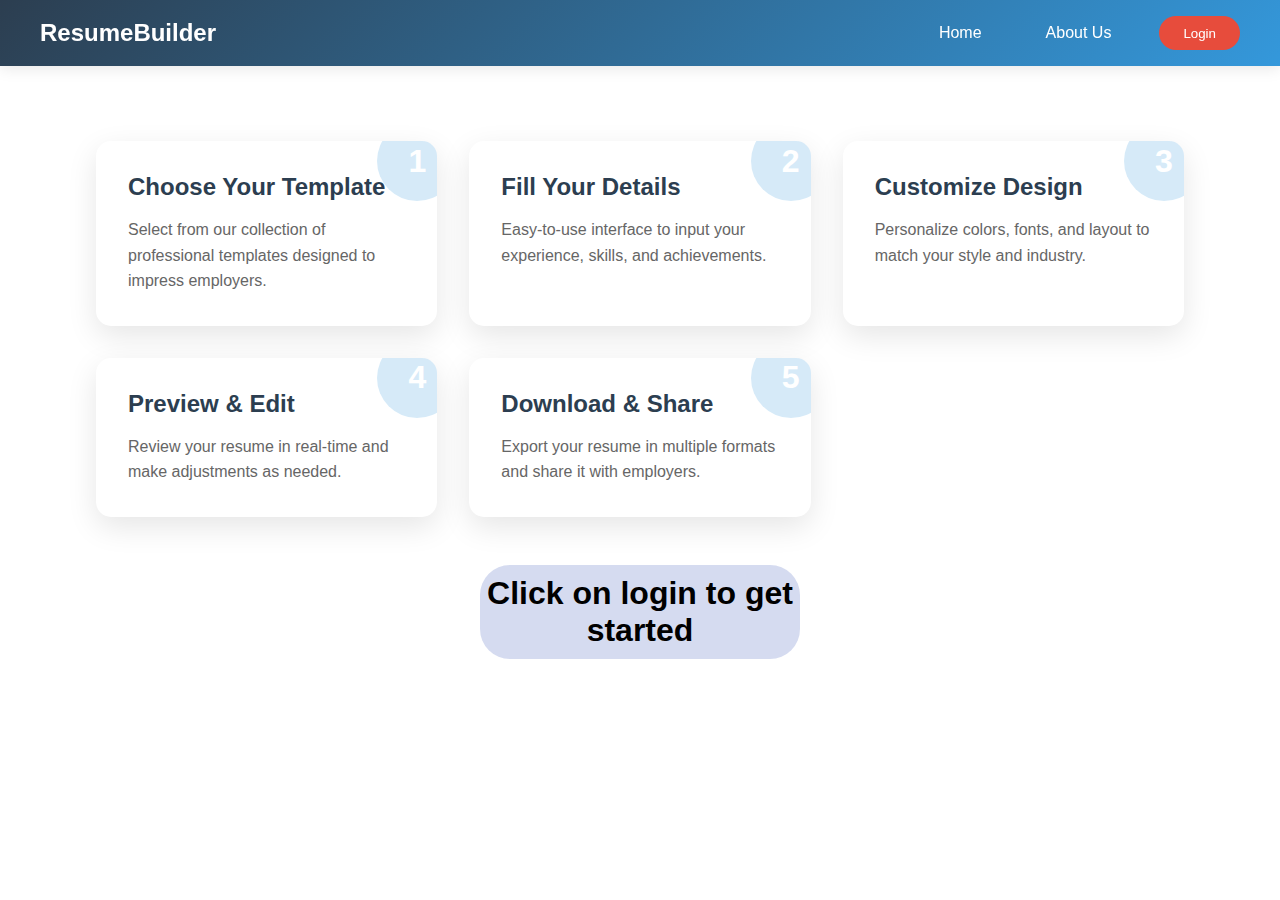
<file: INTERFACE2Trials.html>
<!DOCTYPE html>
<html lang="en">

<head>
    <meta charset="UTF-8">
    <meta name="viewport" content="width=device-width, initial-scale=1.0">
    <title>Resume Builder - Create Professional Resumes</title>



    <link rel="preconnect" href="https://fonts.googleapis.com">
    <link rel="preconnect" href="https://fonts.gstatic.com" crossorigin>
    <link
        href="https://fonts.googleapis.com/css2?family=Baloo+2:wght@499&family=Baloo+Bhai+2:wght@400..800&display=swap"
        rel="stylesheet">



    <style>
        * {
            margin: 0;
            padding: 0;
            box-sizing: border-box;
            font-family: 'Segoe UI', Tahoma, Geneva, Verdana, sans-serif;
        }

        nav {
            background: linear-gradient(135deg, #2c3e50, #3498db);
            padding: 1rem;
            position: fixed;
            width: 100%;
            top: 0;
            z-index: 1000;
            box-shadow: 0 2px 15px rgba(0, 0, 0, 0.1);
        }

        .nav-content {
            max-width: 1200px;
            margin: 0 auto;
            display: flex;
            justify-content: space-between;
            align-items: center;
        }

        .logo {
            color: white;
            font-size: 1.5rem;
            font-weight: bold;
            text-decoration: none;
            transition: transform 0.3s;
        }

        .logo:hover {
            transform: scale(1.05);
        }

        .nav-links {
            display: flex;
            gap: 2rem;
        }

        .nav-links a {
            color: white;
            text-decoration: none;
            padding: 0.5rem 1rem;
            border-radius: 5px;
            transition: all 0.3s;
        }

        .nav-links a:hover {
            background: rgba(255, 255, 255, 0.2);
            transform: translateY(-2px);
        }

        .login-btn {
            background: #e74c3c;
            color: white;
            padding: 0.5rem 1.5rem;
            border-radius: 25px;
            border: none;
            cursor: pointer;
            transition: all 0.3s;
        }
        .login-btn:active {
        transform: scale(0.95); /* Shrinks slightly on click */
        background-color: #1e40af; /* Darkens color on click */
    }

        .login-btn:hover {
            background: #c0392b;
            transform: translateY(-2px);
        }

        .hero {
            margin-top: 60px;
            min-height: 100vh;
            background: linear-gradient(135deg, #f5f7fa, #c3cfe2);
            display: flex;
            align-items: center;
            padding: 2rem;
        }

        .hero-content {
            max-width: 1200px;
            margin: 0 auto;
            display: grid;
            grid-template-columns: 1fr 1fr;
            gap: 4rem;
            align-items: center;
        }

        .features-section {
            padding: 1rem 4rem;
            background: white;
        }

        .features-grid {
            max-width: 1200px;
            margin: 0 auto;
            display: grid;
            grid-template-columns: repeat(auto-fit, minmax(250px, 1fr));
            gap: 2rem;
            padding: 2rem;
        }

        .feature-card {
            background: white;
            padding: 2rem;
            border-radius: 15px;
            box-shadow: 0 10px 30px rgba(0, 0, 0, 0.1);
            position: relative;
            overflow: hidden;
            transition: transform 0.3s;
        }

        .feature-card:hover {
            transform: translateY(-10px);
        }

        .feature-number {
            position: absolute;
            top: -20px;
            right: -20px;
            width: 80px;
            height: 80px;
            background: #3498db;
            border-radius: 50%;
            display: flex;
            align-items: center;
            justify-content: center;
            color: white;
            font-size: 2rem;
            font-weight: bold;
            opacity: 0.2;
        }

        .feature-card h3 {
            color: #2c3e50;
            margin-bottom: 1rem;
            font-size: 1.5rem;
        }

        .feature-card p {
            color: #666;
            line-height: 1.6;
        }

        .section-title {
            text-align: center;
            font-size: 2.5rem;
            color: #2c3e50;
            margin-bottom: 3rem;
        }

        .getstarted {   
            margin: 0px 480px;
            margin-bottom: 10px;
            padding: 10px 0px;
            display: flex;
            text-align: center;
            justify-content: center;
            align-items: center;
            border-radius: 30px;
           background-color: #1e40af30;
            font-family: ballo system-ui, -apple-system, BlinkMacSystemFont, 'Segoe UI', Roboto, Oxygen, Ubuntu, Cantarell, 'Open Sans', 'Helvetica Neue', sans-serif;
        }

        @media (max-width: 768px) {
            .hero-content {
                grid-template-columns: 1fr;
                text-align: center;
            }

            .nav-links {
                display: none;
            }

            .features-grid {
                grid-template-columns: 1fr;
            }
        }

        .counter {
            font-size: 3rem;
            font-weight: bold;
            color: #3498db;
            margin-bottom: 1rem;
        }

        @keyframes countUp {
            from {
                transform: translateY(20px);
                opacity: 0;
            }

            to {
                transform: translateY(0);
                opacity: 1;
            }
        }
    </style>
</head>

<body>
    <nav>
        <div class="nav-content">
            <a href="#" class="logo">ResumeBuilder</a>
            <div class="nav-links">
                <a href="index.html" class="active">Home</a>
                <a href="#">About Us</a>
                <button  class="login-btn" onclick="window.location.href='claudeP1.html';">Login</button>
            </div>
        </div>
    </nav>



    <section id="features" class="features-section">
        <h2 class="section-title">How It Works</h2>
        <div class="features-grid">
            <div class="feature-card">
                <div class="feature-number">1</div>
                <h3>Choose Your Template</h3>
                <p>Select from our collection of professional templates designed to impress employers.</p>
            </div>
            <div class="feature-card">
                <div class="feature-number">2</div>
                <h3>Fill Your Details</h3>
                <p>Easy-to-use interface to input your experience, skills, and achievements.</p>
            </div>
            <div class="feature-card">
                <div class="feature-number">3</div>
                <h3>Customize Design</h3>
                <p>Personalize colors, fonts, and layout to match your style and industry.</p>
            </div>
            <div class="feature-card">
                <div class="feature-number">4</div>
                <h3>Preview & Edit</h3>
                <p>Review your resume in real-time and make adjustments as needed.</p>
            </div>
            <div class="feature-card">
                <div class="feature-number">5</div>
                <h3>Download & Share</h3>
                <p>Export your resume in multiple formats and share it with employers.</p>
            </div>
        </div>
    </section>
    <section class="getstarted">
        <h1>
            <CENTER> Click on login to get started </CENTER>
        </h1>
    </section>
    <footer>
        
    </footer>
    <script>
        // Intersection Observer for scroll animations
        const observer = new IntersectionObserver((entries) => {
            entries.forEach(entry => {
                if (entry.isIntersecting) {
                    entry.target.style.opacity = '1';
                    entry.target.style.transform = 'translateY(0)';
                }
            });
        }, {
            threshold: 0.1
        });

        // Observe feature cards
        document.querySelectorAll('.feature-card').forEach(card => {
            card.style.opacity = '0';
            card.style.transform = 'translateY(20px)';
            observer.observe(card);
        });

        // Smooth scroll
        document.querySelectorAll('a[href^="#"]').forEach(anchor => {
            anchor.addEventListener('click', function (e) {
                e.preventDefault();
                document.querySelector(this.getAttribute('href')).scrollIntoView({
                    behavior: 'smooth'
                });
            });
        });

        // Login button animation
        const loginBtn = document.querySelector('.login-btn');
        loginBtn.addEventListener('click', () => {
            loginBtn.style.transform = 'scale(0.95)';
            setTimeout(() => {
                loginBtn.style.transform = 'scale(1)';
            }, 100);
        });
    </script>
</body>

</html>
</file>
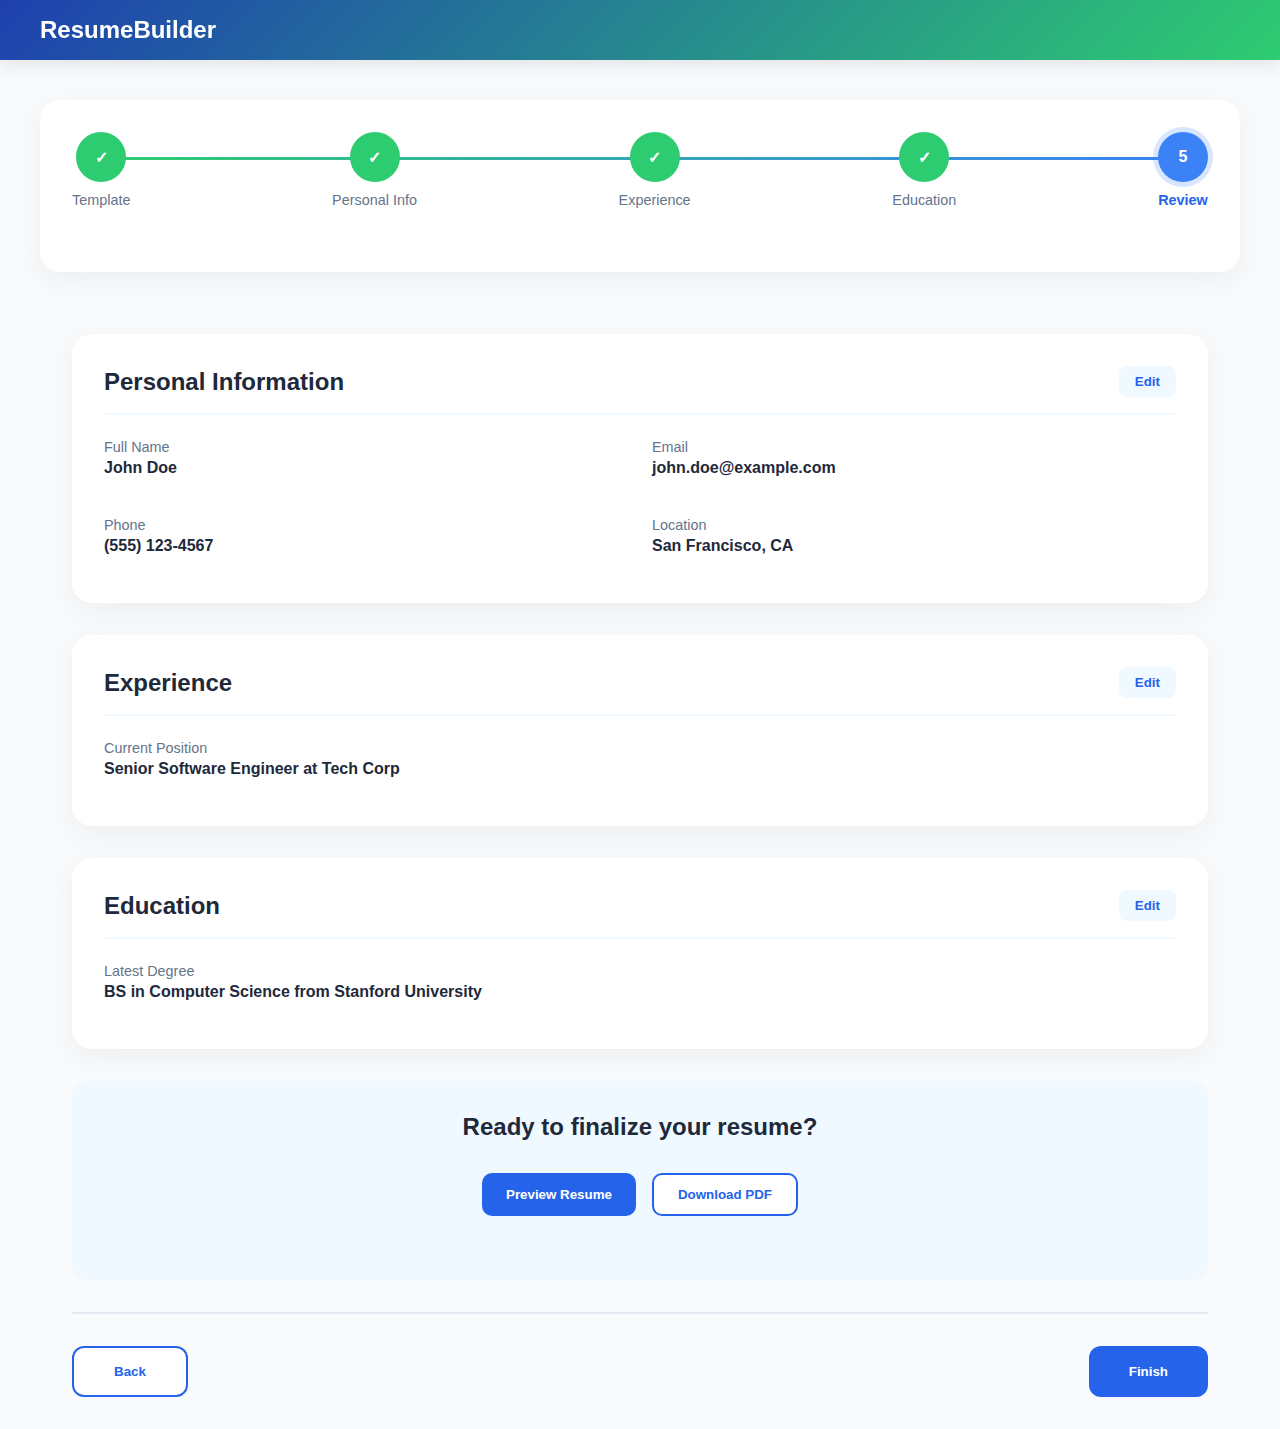
<file: review_trials.html>
<!DOCTYPE html>
<html lang="en">
<head>
    <meta charset="UTF-8">
    <meta name="viewport" content="width=device-width, initial-scale=1.0">
    <title>Review - Resume Builder</title>
    <style>
        * {
            margin: 0;
            padding: 0;
            box-sizing: border-box;
            font-family: 'Segoe UI', Tahoma, Geneva, Verdana, sans-serif;
        }

        :root {
            --primary: #2563eb;
            --primary-dark: #1e40af;
            --secondary: #f0f9ff;
            --accent: #3b82f6;
            --text: #1e293b;
            --light-text: #64748b;
            --background: #f8fafc;
            --card: #ffffff;
        }

        body {
            background: var(--background);
            color: var(--text);
        }

        nav {
            background: linear-gradient(135deg, var(--primary-dark),#2ecc71);
            padding: 1rem;
            position: fixed;
            width: 100%;
            top: 0;
            z-index: 1000;
            box-shadow: 0 4px 20px rgba(0, 0, 0, 0.1);
        }

        .nav-content {
            max-width: 1200px;
            margin: 0 auto;
            display: flex;
            justify-content: space-between;
            align-items: center;
        }

        .logo {
            color: white;
            font-size: 1.5rem;
            font-weight: bold;
            text-decoration: none;
        }

        .progress-container {
            max-width: 1200px;
            margin: 100px auto 30px;
            padding: 2rem;
            background: var(--card);
            border-radius: 20px;
            box-shadow: 0 8px 30px rgba(0, 0, 0, 0.05);
        }

        .progress-steps {
            display: flex;
            justify-content: space-between;
            position: relative;
            margin-bottom: 2rem;
        }

        .progress-line {
            position: absolute;
            top: 25px;
            left: 40px;
            right: 40px;
            height: 3px;
            background: #e2e8f0;
            z-index: 1;
        }

        .progress-line-fill {
            position: absolute;
            top: 0;
            left: 0;
            height: 100%;
            width: 100%;
            background: linear-gradient(90deg, #2ecc71, var(--accent));
            transition: width 0.5s ease;
        }

        .step {
            position: relative;
            z-index: 2;
            text-align: center;
        }

        .step-circle {
            width: 50px;
            height: 50px;
            background: var(--card);
            border: 3px solid #e2e8f0;
            border-radius: 50%;
            display: flex;
            align-items: center;
            justify-content: center;
            font-weight: bold;
            margin: 0 auto 10px;
            transition: all 0.3s ease;
        }

        .step.completed .step-circle {
            background:#2ecc71;
            border-color: #2ecc71;
            color: white;
        }

        .step.active .step-circle {
            background: var(--accent);
            border-color: var(--accent);
            color: white;
            box-shadow: 0 0 0 5px rgba(59, 130, 246, 0.2);
        }

        .step-label {
            font-size: 0.9rem;
            color: var(--light-text);
            margin-top: 0.5rem;
        }

        .step.active .step-label {
            color: var(--primary);
            font-weight: 600;
        }

        .main-content {
            max-width: 1200px;
            margin: 0 auto;
            padding: 2rem;
        }

        .review-section {
            background: var(--card);
            border-radius: 20px;
            padding: 2rem;
            box-shadow: 0 8px 30px rgba(0, 0, 0, 0.05);
            margin-bottom: 2rem;
        }

        .section-header {
            display: flex;
            justify-content: space-between;
            align-items: center;
            margin-bottom: 1.5rem;
            padding-bottom: 1rem;
            border-bottom: 2px solid var(--secondary);
        }

        .edit-btn {
            background: var(--secondary);
            color: var(--primary);
            border: none;
            padding: 0.5rem 1rem;
            border-radius: 8px;
            font-weight: 600;
            cursor: pointer;
            display: flex;
            align-items: center;
            gap: 0.5rem;
            transition: all 0.3s ease;
        }

        .edit-btn:hover {
            background: var(--primary);
            color: white;
        }

        .preview-container {
            background: var(--secondary);
            border-radius: 15px;
            padding: 2rem;
            margin-top: 2rem;
        }

        .preview-header {
            text-align: center;
            margin-bottom: 2rem;
        }

        .preview-actions {
            display: flex;
            gap: 1rem;
            justify-content: center;
            margin-bottom: 2rem;
        }

        .preview-btn {
            padding: 0.75rem 1.5rem;
            border-radius: 10px;
            font-weight: 600;
            cursor: pointer;
            transition: all 0.3s ease;
        }

        .btn-preview {
            background: var(--primary);
            color: white;
            border: none;
        }

        .btn-download {
            background: white;
            color: var(--primary);
            border: 2px solid var(--primary);
        }

        .preview-btn:hover {
            transform: translateY(-2px);
            box-shadow: 0 4px 15px rgba(0, 0, 0, 0.1);
        }

        .nav-buttons {
            display: flex;
            justify-content: space-between;
            margin-top: 2rem;
            padding-top: 2rem;
            border-top: 2px solid #e2e8f0;
        }

        .nav-btn {
            padding: 1rem 2.5rem;
            border-radius: 12px;
            font-weight: 600;
            cursor: pointer;
            transition: all 0.3s ease;
        }

        .btn-back {
            background: white;
            border: 2px solid var(--primary);
            color: var(--primary);
        }

        .btn-finish {
            background: var(--primary);
            border: none;
            color: white;
        }

        .nav-btn:hover {
            transform: translateY(-2px);
            box-shadow: 0 4px 15px rgba(0, 0, 0, 0.1);
        }

        .info-grid {
            display: grid;
            grid-template-columns: repeat(2, 1fr);
            gap: 1.5rem;
        }

        .info-item {
            margin-bottom: 1rem;
        }

        .info-label {
            font-size: 0.9rem;
            color: var(--light-text);
            margin-bottom: 0.25rem;
        }

        .info-value {
            font-weight: 600;
        }

        @media (max-width: 768px) {
            .info-grid {
                grid-template-columns: 1fr;
            }
            
            .preview-actions {
                flex-direction: column;
            }
            
            .progress-container {
                padding: 1rem;
            }
            
            .step-label {
                font-size: 0.8rem;
            }
        }
    </style>
</head>
<body>
    <nav>
        <div class="nav-content">
            <a href="#" class="logo">ResumeBuilder</a>
        </div>
    </nav>

    <div class="progress-container">
        <div class="progress-steps">
            <div class="progress-line">
                <div class="progress-line-fill"></div>
            </div>
            <div class="step completed">
                <div class="step-circle">✓</div>
                <div class="step-label">Template</div>
            </div>
            <div class="step completed">
                <div class="step-circle">✓</div>
                <div class="step-label">Personal Info</div>
            </div>
            <div class="step completed">
                <div class="step-circle">✓</div>
                <div class="step-label">Experience</div>
            </div>
            <div class="step completed">
                <div class="step-circle">✓</div>
                <div class="step-label">Education</div>
            </div>
            <div class="step active">
                <div class="step-circle">5</div>
                <div class="step-label">Review</div>
            </div>
        </div>
    </div>

    <main class="main-content">
        <div class="review-section">
            <div class="section-header">
                <h2>Personal Information</h2>
                <button type="button" onclick="window.location.href='personal-info-page.html'" class="edit-btn">Edit</button>
            </div>
            <div class="info-grid">
                <div class="info-item">
                    <div class="info-label">Full Name</div>
                    <div class="info-value">John Doe</div>
                </div>
                <div class="info-item">
                    <div class="info-label">Email</div>
                    <div class="info-value">john.doe@example.com</div>
                </div>
                <div class="info-item">
                    <div class="info-label">Phone</div>
                    <div class="info-value">(555) 123-4567</div>
                </div>
                <div class="info-item">
                    <div class="info-label">Location</div>
                    <div class="info-value">San Francisco, CA</div>
                </div>
            </div>
        </div>

        <div class="review-section">
            <div class="section-header">
                <h2>Experience</h2>
                <button type="button" onclick="window.location.href='AFTER_INTERFACE3.html'" class="edit-btn">Edit</button>
            </div>
            <div class="info-item">
                <div class="info-label">Current Position</div>
                <div class="info-value">Senior Software Engineer at Tech Corp</div>
            </div>
        </div>

        <div class="review-section">
            <div class="section-header">
                <h2>Education</h2>
                <button type="button" onclick="window.location.href='education-page.html'" class="edit-btn">Edit</button>
            </div>
            <div class="info-item">
                <div class="info-label">Latest Degree</div>
                <div class="info-value">BS in Computer Science from Stanford University</div>
            </div>
        </div>

        <div class="preview-container">
            <div class="preview-header">
                <h2>Ready to finalize your resume?</h2>
            </div>
            <div class="preview-actions">
                <button type="button" onclick="window.location.href='FINAL_PAGE.html'" class="preview-btn btn-preview">Preview Resume</button>
                <button type="button" onclick="window.location.href='Finalzed_final-page.html'" class="preview-btn btn-download">Download PDF</button>
            </div>
        </div>

        <div class="nav-buttons">
            <button type="button" onclick="window.location.href='education-page.html'" class="nav-btn btn-back">Back</button>
            <button type="button" onclick="window.location.href='Finalzed_final-page.html'" class="nav-btn btn-finish">Finish</button>
        </div>
    </main>

    <script>
        // Navigation button effects
        const navButtons = document.querySelectorAll('.nav-btn');
        navButtons.forEach(button => {
            button.addEventListener('click', (event) => {
                event.preventDefault();
                if (button.classList.contains('btn-back')) {
                    alert('Navigate to the previous step');
                } else if (button.classList.contains('btn-finish')) {
                    alert('Resume completed!');
                }
            });
        });

       // Edit button effects
const editButtons = document.querySelectorAll('.edit-btn');
editButtons.forEach(button => {
    button.addEventListener('click', () => {
        const section = button.closest('.review-section').querySelector('h3').textContent; // Changed h2 to h3 to match the structure
        alert(`Edit ${section}`);
    });
});

// Preview and Download button effects
const previewButtons = document.querySelectorAll('.preview-btn');
previewButtons.forEach(button => {
    button.addEventListener('click', () => {
        if (button.classList.contains('btn-preview')) {
            alert('Opening resume preview');
        } else if (button.classList.contains('btn-download')) {
            alert('Downloading resume as PDF');
        }
    });
});

    </script>
</body>
</html>
</file>
